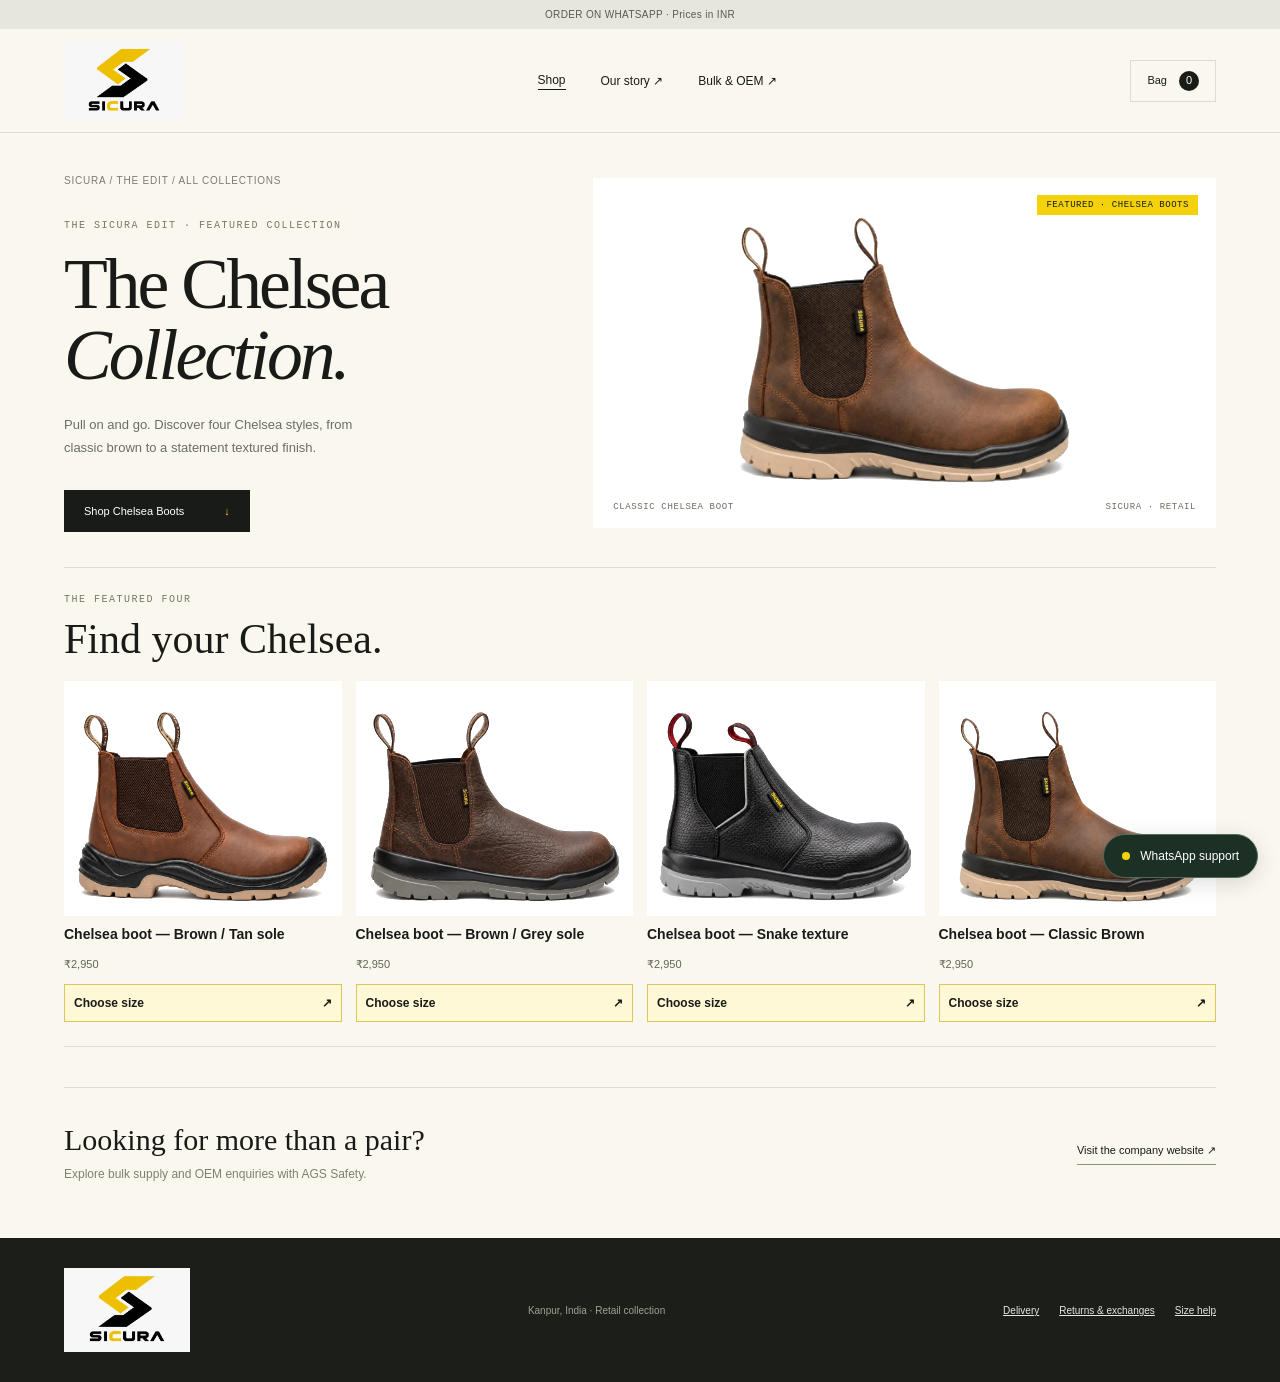
<file: retail/index.html>
<!DOCTYPE html><html lang="en"><head><meta charset="UTF-8"><meta name="viewport" content="width=device-width,initial-scale=1"><title>The SICURA Edit | Chelsea Boots</title><style>
:root{--ink:#191b18;--paper:#f4f3ee;--muted:#777971;--line:#dbdcd4;--yellow:#f4d20b}*{box-sizing:border-box}body{margin:0;background:var(--paper);color:var(--ink);font:14px/1.5 Arial,Helvetica,sans-serif}button,input,select{font:inherit}button,a{-webkit-tap-highlight-color:transparent}button{cursor:pointer}button:focus-visible,a:focus-visible,input:focus-visible,select:focus-visible{outline:2px solid #a08000;outline-offset:4px}a{color:inherit;text-decoration:none}button{color:inherit}button:disabled{cursor:not-allowed}.demo{padding:7px 20px;background:#e6e5de;text-align:center;font-size:10px;letter-spacing:.035em;color:#575b51}.nav{height:86px;display:flex;align-items:center;justify-content:space-between;padding:0 5%;border-bottom:1px solid var(--line);background:var(--paper);position:relative;z-index:10}.brand{font-size:30px;font-weight:800;letter-spacing:-1.7px;line-height:1}.brand small{display:block;font-size:8px;letter-spacing:2.5px;font-weight:500;margin-top:8px}.navlinks{display:flex;align-items:center;gap:35px;font-size:12px}.navlinks button{border:0;background:none;padding:14px 0;font-size:12px}.navlinks .active{border-bottom:1px solid #181b18}.bagbtn{display:flex;gap:12px;align-items:center;border:1px solid var(--line);background:transparent;padding:10px 16px;font-size:11px}.bagbtn span{background:var(--ink);color:white;border-radius:50%;width:20px;height:20px;display:grid;place-items:center}.wrap{max-width:1500px;margin:auto;padding:0 5%}.hero{padding:40px 0 35px;display:grid;grid-template-columns:1fr 1.3fr;gap:50px;align-items:center;border-bottom:1px solid var(--line)}.crumb{font-size:10px;color:#797c71;letter-spacing:.08em;margin-bottom:30px}.eyebrow{font:10px/1.5 monospace;letter-spacing:.15em;text-transform:uppercase;color:#74796b}h1{font:400 clamp(48px,5.6vw,85px)/.99 Georgia,'Times New Roman',serif;letter-spacing:-3px;margin:16px 0 22px}h1 em{font-weight:400}.intro{max-width:330px;color:#6a6e64;font-size:13px;line-height:1.8}.hero-cta{display:inline-flex;align-items:center;gap:40px;background:var(--ink);color:#fff;padding:13px 20px;font-size:11px;margin-top:17px}.hero-cta span{color:var(--yellow)}.hero-photo{height:350px;position:relative;background:#ecece7;overflow:hidden;display:flex;align-items:center;justify-content:center}.hero-photo img{width:100%;height:100%;object-fit:contain;mix-blend-mode:multiply;padding:17px 15px}.hero-caption{position:absolute;left:20px;bottom:16px;right:20px;display:flex;justify-content:space-between;font:9px monospace;letter-spacing:.07em;color:#686f5e}.hero-tag{position:absolute;right:18px;top:17px;background:var(--yellow);padding:5px 9px;font:9px monospace;letter-spacing:.06em}.collectionbar{display:flex;align-items:center;justify-content:space-between;padding:28px 0 24px;gap:20px}.collectionbar h2{font:400 28px Georgia,serif;margin:0;letter-spacing:-.6px}.collectionbar h2 small{font:10px Arial;color:#85897b;margin-left:12px;letter-spacing:0}.tools{display:flex;gap:10px}.outlinebtn{padding:10px 14px;border:1px solid #c9ccbe;background:transparent;font-size:11px;display:flex;gap:27px;align-items:center}.outlinebtn svg{width:13px;height:13px}.filterline{display:flex;gap:8px;margin-bottom:25px;align-items:center}.chip{border:1px solid var(--line);border-radius:30px;padding:7px 14px;font-size:10px;background:none}.chip.selected{color:#fff;background:var(--ink);border-color:var(--ink)}.filterline p{margin:0 0 0 auto;color:#85897c;font:9px/1.4 monospace}.grid{display:grid;grid-template-columns:repeat(4,minmax(0,1fr));gap:30px 20px}.product{min-width:0}.productphoto{display:block;position:relative;width:100%;border:0;background:#e9eae4;padding:0;aspect-ratio:1.12;overflow:hidden}.productphoto img{display:block;width:100%;height:100%;object-fit:contain;mix-blend-mode:multiply;transition:transform .3s;padding:8px}.productphoto:hover img{transform:scale(1.04)}.productphoto .n{position:absolute;top:12px;left:13px;color:#818675;font:9px monospace;z-index:1}.quick{position:absolute;right:11px;bottom:11px;border-radius:50%;width:29px;height:29px;display:grid;place-items:center;background:var(--paper);font-size:21px;font-weight:300}.pmeta{display:flex;justify-content:space-between;gap:10px;margin:14px 0 5px}.pname{padding:0;border:0;background:none;text-align:left;font-size:13px}.pnum{font:9px monospace;color:#7f8573;white-space:nowrap}.pcol{font-size:10px;color:#7b8072;margin:0 0 10px}.price{font-size:11px;color:#5f6856}.swatches{display:flex;gap:6px;margin:10px 0}.swatch{padding:3px;width:18px;height:18px;border-radius:50%;border:1px solid transparent;background:transparent;display:grid;place-items:center}.swatch i{width:10px;height:10px;border-radius:50%;display:block;border:1px solid #0002}.swatch.on{border-color:#686d60}.coming{padding:70px 25px;border:1px solid var(--line);text-align:center;grid-column:1/-1}.coming h3{font:32px Georgia,serif;margin:0 0 15px}.coming p{color:#7b8072;font-size:13px}.range-note{font:10px/1.8 monospace;color:#818677;margin:35px 0 55px;padding-top:20px;border-top:1px solid var(--line)}.split{padding:35px 0 55px;border-top:1px solid var(--line);display:flex;gap:30px;align-items:center;justify-content:space-between}.split h3{font:30px Georgia,serif;font-weight:400;margin:0 0 8px}.split p{font-size:12px;color:#7c8272;margin:0}.split a{font-size:11px;border-bottom:1px solid #8c9282;padding-bottom:6px}.footer{padding:30px 5%;background:#1c1f19;color:#e6e8de;display:flex;align-items:center;justify-content:space-between;gap:25px}.footer p{font-size:10px;color:#9ca38f}.footlinks{display:flex;gap:20px;font-size:10px}.overlay{position:fixed;inset:0;background:#1118;z-index:40;display:none;align-items:center;justify-content:center;padding:24px;backdrop-filter:blur(3px)}.overlay.open{display:flex}.dialog{position:relative;background:var(--paper);width:650px;max-height:90dvh;overflow:auto;padding:38px;border:0}.close{position:absolute;right:17px;top:13px;width:32px;height:32px;border:0;background:transparent;font-size:24px;z-index:5}.dialog h2{font:38px Georgia,serif;font-weight:400;margin:6px 0 12px;letter-spacing:-1px}.dialog .lede{color:#7d8374;font-size:12px;margin:0 0 25px;line-height:1.8}.collectionoption{padding:20px 0;border:0;border-top:1px solid var(--line);background:none;width:100%;text-align:left;display:flex;justify-content:space-between;align-items:center;font:24px Georgia,serif}.collectionoption small{font:10px Arial;color:#7b8272}.collectionoption em{font:10px monospace;margin-left:12px;color:#7f856e}.collectionoption:hover{color:#827000}.productdialog{width:950px;padding:0;display:grid;grid-template-columns:1.12fr 1fr}.detailimg{background:#e7e8e1;min-height:520px;display:flex;align-items:center;position:relative}.detailimg img{width:100%;height:100%;max-height:600px;object-fit:contain;mix-blend-mode:multiply;padding:18px}.zoomtip{position:absolute;bottom:20px;text-align:center;width:100%;font:9px monospace;color:#7e8573}.detailcopy{padding:46px 30px 30px}.detailcopy h2{font-size:34px}.detailcopy .price{display:block;margin:16px 0}.labelrow{display:flex;justify-content:space-between;font-size:10px;margin:25px 0 10px}.textlink{border:0;background:none;padding:0;text-decoration:underline;font-size:10px}.sizes{display:flex;gap:6px;flex-wrap:wrap}.size{width:38px;height:36px;border:1px solid #cdd0c3;background:transparent;font-size:11px}.size.on{background:var(--ink);color:#fff;border-color:var(--ink)}.size[disabled]{color:#acb1a2;text-decoration:line-through}.primary{width:100%;padding:14px 15px;border:1px solid var(--ink);color:white;background:var(--ink);font-size:11px;display:flex;justify-content:space-between;align-items:center;margin-top:22px}.primary span{color:var(--yellow)}.subtle{font-size:10px;color:#838a78;line-height:1.7}.error{color:#a13e25;min-height:17px;font-size:11px;margin:12px 0 0}.specrow{border-top:1px solid var(--line);padding:14px 0;font-size:11px}.specrow summary{cursor:pointer}.specrow p{color:#7d8572;line-height:1.8}.drawer{align-items:stretch;justify-content:flex-end;padding:0}.drawer .dialog{width:450px;max-height:100dvh;padding:35px 28px;display:flex;flex-direction:column}.drawer h2{font-size:32px;margin-bottom:25px}.bagitems{flex:1;overflow:auto}.bagitem{display:grid;grid-template-columns:95px 1fr;gap:16px;padding:20px 0;border-bottom:1px solid var(--line)}.bagitem img{width:95px;height:100px;object-fit:contain;background:#e7e8e1;mix-blend-mode:multiply}.bagitem h3{font-size:12px;margin:0 0 5px;font-weight:400}.bagitem p{color:#808773;font-size:10px;margin:5px 0}.quantity{display:inline-flex;align-items:center;border:1px solid #cbd0be;margin:8px 0}.quantity button{border:0;background:none;width:28px;height:26px}.quantity span{font-size:10px;min-width:25px;text-align:center}.remove{border:0;background:none;text-decoration:underline;font-size:9px;color:#7b826e;float:right;margin-top:16px}.bagbottom{border-top:1px solid var(--line);padding-top:20px}.bagbottom .row{display:flex;justify-content:space-between;font-size:11px}.emptybag{padding:70px 0;text-align:center;color:#7c846f;font-size:13px}.checkoutsteps{display:flex;gap:16px;font:10px monospace;color:#868d7a;margin:20px 0}.checkoutsteps b{color:#1d2518}.fakeinput{padding:14px;border:1px solid #ccd2bf;margin:10px 0;font-size:11px;color:#8a917e}.summarybox{background:#e9ece2;padding:18px;font-size:12px;margin:20px 0}.summarybox p{display:flex;justify-content:space-between;font-size:10px;color:#7c856d}.tag{display:inline-block;background:#ece3b8;color:#72631b;padding:5px 9px;font:9px monospace}.toast{position:fixed;bottom:25px;left:50%;transform:translateX(-50%);padding:13px 20px;background:#1e2718;color:#eee;font-size:12px;z-index:70;box-shadow:0 4px 20px #0003}.toast:empty{display:none}.hidden{display:none!important}@media(max-width:950px){.grid{grid-template-columns:repeat(3,minmax(0,1fr))}.hero{gap:25px}.navlinks{gap:18px}.hero-photo{height:320px}.hero-caption{font-size:8px}.productdialog{grid-template-columns:1fr 1fr}.detailcopy{padding:42px 24px 25px}}@media(max-width:640px){.demo{font-size:8px;padding:8px 12px}.nav{height:71px;padding:0 5%}.brand{font-size:25px}.brand small{font-size:6px}.navlinks{display:none}.bagbtn{padding:7px 10px;font-size:10px}.wrap{padding:0 5%}.hero{display:flex;flex-direction:column;gap:25px;padding:24px 0}.hero>div:first-child{width:100%}.crumb{margin-bottom:22px;font-size:8px}.eyebrow{font-size:9px}h1{font-size:51px;letter-spacing:-2px;max-width:330px;margin:12px 0 16px}.intro{font-size:12px;max-width:310px}.hero-cta{margin-top:10px;padding:11px 16px}.hero-photo{width:100%;height:270px}.collectionbar{padding:24px 0 18px;gap:10px}.collectionbar h2{font-size:24px}.collectionbar h2 small{font-size:9px;display:block;margin:4px 0 0}.tools{gap:6px}.outlinebtn{padding:9px 10px;gap:15px;font-size:10px}.filterline{gap:5px;flex-wrap:wrap;margin-bottom:18px}.chip{font-size:9px;padding:6px 10px}.filterline p{display:none}.grid{grid-template-columns:repeat(2,minmax(0,1fr));gap:24px 12px}.productphoto{aspect-ratio:.95}.productphoto img{padding:3px}.pmeta{display:block}.pname{font-size:11px;line-height:1.5}.pnum{display:none}.pcol,.price{font-size:9px}.range-note{font-size:9px;margin-bottom:30px}.split{align-items:flex-start;flex-direction:column;gap:20px;padding:25px 0 35px}.split h3{font-size:25px}.footer{align-items:flex-start;flex-direction:column;padding:28px 5%;gap:15px}.footer .brand{font-size:24px}.footlinks{font-size:9px;gap:18px}.dialog{padding:30px 22px}.dialog h2{font-size:31px}.overlay{padding:12px}.productdialog{display:block;padding:0}.detailimg{min-height:0;height:290px}.detailimg img{height:290px}.detailcopy{padding:25px 22px}.detailcopy h2{font-size:28px;max-width:260px}.drawer{padding:0}.drawer .dialog{width:100%;padding:32px 22px}.size{width:37px}.close{background:var(--paper);border-radius:50%;right:10px;top:10px}}@media(prefers-reduced-motion:reduce){*{scroll-behavior:auto!important;transition:none!important}}
.logo-brand{display:flex;align-items:center;flex-shrink:0}.logo-brand img{display:block;width:120px;height:80px;object-fit:contain}.nav{height:104px}.footer .logo-brand img{width:126px;height:84px}@media(max-width:640px){.nav{height:86px}.logo-brand img{width:100px;height:67px}.footer .logo-brand img{width:112px;height:75px}}

.range-tabs{display:flex;gap:8px;margin:0 0 22px;flex-wrap:wrap}.range-tab{border:1px solid #c9ccbe;border-radius:2px;background:transparent;padding:11px 17px;font-size:12px;display:flex;gap:12px;align-items:center}.range-tab small{font:10px monospace;opacity:.65}.range-tab.selected{background:var(--ink);color:#fff;border-color:var(--ink)}.productphoto,.detailimg,.hero-photo{background:#fff}.productphoto img,.detailimg img,.hero-photo img{mix-blend-mode:normal}.productphoto img{padding:20px 12px 14px}.productphoto .n{font-size:8px;top:9px;left:10px}.hero-photo img{padding:24px}.primary:disabled{opacity:.45}.detailimg img{max-height:600px}@media(max-width:640px){.range-tab{font-size:11px;padding:9px 11px;gap:8px}.productphoto .n{font-size:7px}.productphoto img{padding:22px 7px 13px}.hero-caption{background:#ffffffd9;padding:4px}.range-tabs{gap:6px}.collectionbar h2{font-size:23px}}

.shoe-photo{display:block;width:100%;height:100%;overflow:hidden;flex-shrink:0}
.productphoto{aspect-ratio:1.18}.productphoto .shoe-photo{padding:25px 7px 9px;transition:transform .25s}
.productphoto:hover .shoe-photo{transform:scale(1.015)}
.detailimg .shoe-photo{height:520px;max-height:600px;padding:22px 12px 32px}
.hero-photo .shoe-photo{padding:32px 12px 38px}
.bagitem .shoe-photo{width:95px;height:100px;background:#fff;padding:3px}
@media(max-width:640px){.productphoto{aspect-ratio:1.12}.productphoto .shoe-photo{padding:22px 5px 8px}.detailimg .shoe-photo{height:290px;padding:15px 10px 26px}.hero-photo .shoe-photo{padding:28px 7px 36px}}

.purchase-row{display:flex;justify-content:space-between;align-items:center;gap:16px;margin:20px 0 4px;font-size:12px}.product-quantity{margin:0}.quantity input{width:48px;text-align:center;border:0;background:transparent;color:inherit;font:inherit;appearance:textfield}.quantity input::-webkit-inner-spin-button{appearance:none}.quantity button{width:40px;height:40px}.quantity button:disabled{opacity:.35}.selection-total{display:flex;justify-content:space-between;gap:12px;font-size:12px;margin-top:12px}.support-launch{position:fixed;right:22px;bottom:22px;z-index:30;display:flex;gap:10px;align-items:center;background:#1c3026;color:#fff;border:1px solid #526c59;border-radius:30px;padding:12px 18px;box-shadow:0 5px 22px #0002;font-size:12px}.support-launch .support-dot{width:8px;height:8px;background:#f4d20b;border-radius:50%}.support-dialog{max-width:460px}.support-dialog label{display:block;font-size:12px;margin:18px 0 8px}.support-dialog select{width:100%;padding:12px;border:1px solid var(--line);background:var(--paper);color:var(--ink)}.support-context{font-size:12px;padding:14px;background:#e7e9df;line-height:1.7}.support-context:empty{display:none}.support-note{font-size:12px;color:#626b5c;line-height:1.7}.support-detail{margin-top:16px;font-size:12px}.quantity input:focus-visible{outline:2px solid #a08000;outline-offset:1px}@media(pointer:coarse){.quantity button{width:44px;height:44px}.support-launch{min-height:44px}}

/* Use the same paper surface throughout; white photo backdrops blend into it. */
.productphoto,.hero-photo,.detailimg,.bagitem .shoe-photo{background:var(--paper)}
.productphoto,.hero-photo,.detailimg,.bagitem{isolation:isolate}
.shoe-photo{mix-blend-mode:multiply}
.shoe-photo image{filter:url(#retail-photo-paper)}
.hero-actions{display:flex;align-items:center;gap:16px;flex-wrap:wrap}.hero-actions .hero-cta{border:0}.order-panel{border:1px solid #cadace;background:#f3f9f4;padding:14px;margin-top:16px}.order-panel p{margin:8px 0;color:#3e5143;font-size:13px}.order-panel .whatsapp-primary{background:#11633b;color:#fff;margin:0}.order-panel .whatsapp-primary:hover,.card-order:hover{background:#0c4d2e;color:#fff}.card-order{display:flex;align-items:center;justify-content:space-between;gap:6px;width:100%;margin-top:10px;padding:9px;border:1px solid #afc9b6;background:#eff7f0;color:#124d31;text-align:left;font-weight:700;font-size:12px}

:root{--paper:#faf7ef}.hero-photo,.productphoto,.detailimg{background:#fff}.chelsea-feature{margin:0 0 40px;padding:24px 0;border-bottom:1px solid var(--line)}.chelsea-feature h2{font:clamp(27px,4vw,42px) Georgia,serif;margin:8px 0 18px}.chelsea-grid{display:grid;grid-template-columns:repeat(4,minmax(0,1fr));gap:14px}.chelsea-grid h3{font-size:14px;margin:8px 0}.card-order{background:#fff8d6;border-color:#dbc75a;color:var(--ink)}.card-order:hover{background:var(--yellow);color:var(--ink)}.order-bar{grid-column:1/-1;padding:10px 18px 14px;background:#fff;border-top:1px solid var(--line);z-index:3}.order-bar p{margin:0 0 6px;font-size:12px;font-weight:700}.order-bar .whatsapp-primary{margin:0;background:#11633b;color:#fff}.order-bar .whatsapp-primary:hover{background:#0c4d2e}
@media(max-width:640px){.chelsea-grid{grid-template-columns:repeat(2,minmax(0,1fr))}.productdialog{display:flex;flex-direction:column;overflow:hidden}.productdialog .detailimg{flex-shrink:0}.productdialog .detailcopy{overflow:auto;min-height:0}.productdialog .detailimg{height:clamp(115px,26dvh,220px)}.productdialog .detailimg .shoe-photo{height:100%}.order-bar{flex-shrink:0;padding-bottom:max(12px,env(safe-area-inset-bottom))}}
.order-bar a.primary,#checkout.primary{display:flex;text-decoration:none}.order-bar a.primary{align-items:center;min-height:44px}#checkout:not([href]){display:none}</style></head><body><svg width="0" height="0" aria-hidden="true" style="position:absolute;overflow:hidden"><defs><filter id="retail-photo-paper" color-interpolation-filters="sRGB"><feColorMatrix in="SourceGraphic" type="matrix" values="1 0 0 0 0 1 0 0 0 0 1 0 0 0 0 0 0 0 0 1" result="r"/><feColorMatrix in="SourceGraphic" type="matrix" values="0 1 0 0 0 0 1 0 0 0 0 1 0 0 0 0 0 0 0 1" result="g"/><feColorMatrix in="SourceGraphic" type="matrix" values="0 0 1 0 0 0 0 1 0 0 0 0 1 0 0 0 0 0 0 1" result="b"/><feBlend in="r" in2="g" mode="darken" result="rg"/><feBlend in="rg" in2="b" mode="darken" result="minimum"/><feComponentTransfer in="minimum" result="maskColour"><feFuncR type="table" tableValues="1 1 1 1 1 1 1 1 1 1 1 1 1 1 1 1 1 1 1 1 1 1 1 1 1 1 1 1 1 1 1 1 1 1 1 1 1 1 1 1 1 1 1 1 1 1 1 1 1 1 1 1 1 1 1 1 1 1 1 1 1 1 1 1 1 1 1 1 1 1 1 1 1 1 1 1 1 1 1 1 1 1 1 0.875 0.75 0.625 0.5 0.375 0.25 0.125 0 0 0 0 0 0 0 0 0 0 0"/></feComponentTransfer><feColorMatrix in="maskColour" type="matrix" values="0 0 0 0 1 0 0 0 0 1 0 0 0 0 1 1 0 0 0 0" result="mask"/><feComposite in="SourceGraphic" in2="mask" operator="in"/></filter></defs></svg>
<div class="demo">ORDER ON WHATSAPP · Prices in INR</div>
<header class="nav"><a class="brand logo-brand" href="/" aria-label="SICURA company homepage"><img src="images/style-01.webp" alt="SICURA logo" width="1536" height="1024"></a><nav class="navlinks" aria-label="Retail navigation"><a class="active" href="#chelsea">Shop</a><a href="/#about" target="_blank" rel="noopener">Our story ↗</a><a href="/#oem" target="_blank" rel="noopener">Bulk & OEM ↗</a></nav><button class="bagbtn" id="bagButton" aria-haspopup="dialog">Bag <span id="bagCount">0</span></button></header>
<main class="wrap"><section class="hero"><div><div class="crumb">SICURA / THE EDIT / ALL COLLECTIONS</div><div class="eyebrow">THE SICURA EDIT · FEATURED COLLECTION</div><h1>The Chelsea<br><em>Collection.</em></h1><p class="intro">Pull on and go. Discover four Chelsea styles, from classic brown to a statement textured finish.</p><div class="hero-actions"><a class="hero-cta" href="#chelsea">Shop Chelsea Boots <span aria-hidden="true">↓</span></a></div></div><div class="hero-photo"><svg class="shoe-photo" id="heroPhoto" role="img" aria-label="Brown SICURA classic Chelsea boot" preserveAspectRatio="xMidYMid meet"></svg><span class="hero-tag">FEATURED · CHELSEA BOOTS</span><div class="hero-caption"><span>CLASSIC CHELSEA BOOT</span><span>SICURA · RETAIL</span></div></div></section>
<section class="chelsea-feature" id="chelsea" aria-labelledby="chelseaTitle"><div class="eyebrow">THE FEATURED FOUR</div><h2 id="chelseaTitle">Find your Chelsea.</h2><div class="chelsea-grid" id="chelseaGrid"></div></section>
<section class="split"><div><h3>Looking for more than a pair?</h3><p>Explore bulk supply and OEM enquiries with AGS Safety.</p></div><a href="/#oem" target="_blank" rel="noopener">Visit the company website ↗</a></section></main>
<footer class="footer"><div class="brand logo-brand"><img src="images/style-01.webp" alt="SICURA logo" width="1536" height="1024"></div><p>Kanpur, India · Retail collection</p><div class="footlinks"><button class="textlink" data-info="Ask us on WhatsApp to confirm delivery options for your postcode.">Delivery</button><button class="textlink" data-info="WhatsApp orders are not eligible for returns or exchanges. For eligible Flipkart purchases, request them through Flipkart.">Returns &amp; exchanges</button><button class="textlink" data-info="Chelsea boots: EU 39–46.">Size help</button></div></footer>
<div class="overlay" id="productModal" role="dialog" aria-modal="true" aria-labelledby="productTitle"><div class="dialog productdialog"><button class="close" aria-label="Close product">×</button><div class="detailimg"><svg class="shoe-photo" id="detailPhoto" role="img" preserveAspectRatio="xMidYMid meet"></svg><span class="zoomtip">SICURA · PRODUCT DETAIL</span></div><div class="detailcopy"><div class="eyebrow" id="detailCode"></div><h2 id="productTitle"></h2><span class="price" id="detailPrice"></span><p class="subtle" id="detailCollection"></p><div class="labelrow">Colour <span id="detailColour"></span></div><div class="swatches" id="detailSwatches"></div><div class="labelrow"><span>Select size · EU</span></div><div class="sizes" id="sizes"></div><details class="specrow"><summary>Size guide</summary><p>Chelsea boots: EU 39–46. For the best fit, measure both feet from heel to longest toe while wearing your usual socks. If you are between sizes, share the longer measurement with us on WhatsApp before ordering.</p></details><p class="error" id="sizeError" tabindex="-1" aria-live="polite"></p><div class="labelrow"><label for="toeCap">Toe-cap preference</label></div><select class="outlinebtn" id="toeCap" aria-describedby="toeCapNote" style="width:100%"><option value="Composite toe cap" selected>Composite toe cap (preferred)</option><option value="Steel toe cap">Steel toe cap (by request)</option><option value="">No preference</option></select><p class="subtle" id="toeCapNote">Composite is the default request. We’ll confirm availability and price for your selected style on WhatsApp.</p><div class="purchase-row"><label for="productQty">Quantity · pairs</label><div class="quantity product-quantity"><button type="button" id="qtyMinus" aria-label="Decrease quantity" disabled>−</button><input id="productQty" type="number" min="1" max="99" step="1" value="1" inputmode="numeric" aria-label="Quantity of pairs"><button type="button" id="qtyPlus" aria-label="Increase quantity">+</button></div></div><div class="selection-total"><span>Selection total</span><output id="selectionTotal" aria-live="polite"></output></div><aside class="order-panel"><p>We’ll confirm stock, delivery and payment details in WhatsApp. Online checkout is currently unavailable.</p><button type="button" class="textlink" id="addBag">Add to bag <span aria-hidden="true">+</span></button>

<details class="specrow"><summary>Exchanges &amp; returns</summary><p>WhatsApp orders are not eligible for returns or exchanges. For eligible orders placed on Flipkart, request a return or exchange through Flipkart under the policy shown on your order.</p></details></aside><p class="subtle" id="detailAvailability"></p><button class="textlink support-detail" id="productSupport">Need help? Ask on WhatsApp ↗</button><details class="specrow"><summary>Article details</summary><p id="articleDetails"></p></details></div><div class="order-bar"><p id="orderSelection" aria-live="polite"></p><a class="primary whatsapp-primary" id="orderDirect" href="#sizes">Order on WhatsApp <span aria-hidden="true">↗</span></a></div></div></div>
<div class="overlay drawer" id="bagModal" role="dialog" aria-modal="true" aria-labelledby="bagTitle"><div class="dialog"><button class="close" aria-label="Close bag">×</button><div class="eyebrow">YOUR SELECTION</div><h2 id="bagTitle">Shopping bag.</h2><div class="bagitems" id="bagItems"></div><div class="bagbottom"><div class="row"><span>Subtotal</span><span id="subtotal">₹0</span></div><p class="subtle">Our team will confirm stock, delivery charges and payment details on WhatsApp.</p><a class="primary" id="checkout" href="#sizes">Order on WhatsApp <span>↗</span></a><button class="textlink" id="keepBrowsing" style="margin-top:18px">Continue exploring</button></div></div></div>

<button class="support-launch" id="supportLaunch" aria-haspopup="dialog"><span class="support-dot" aria-hidden="true"></span>WhatsApp support</button>
<div class="overlay" id="supportModal" role="dialog" aria-modal="true" aria-labelledby="supportTitle"><div class="dialog support-dialog"><button class="close" aria-label="Close support">×</button><div class="eyebrow">SICURA SUPPORT</div><h2 id="supportTitle">Let’s find your fit.</h2><p class="support-note">Questions about sizing, a style or an order? Continue to WhatsApp to speak with our team.</p><div class="support-context" id="supportContext"></div><label for="supportTopic">What do you need help with?</label><select id="supportTopic"><option>Choosing the right size</option><option>Product information</option><option>Delivery question</option><option>Existing order</option><option>Something else</option></select><a class="primary" id="supportLink" href="https://wa.me/917572031111" target="_blank" rel="noopener">Continue to WhatsApp <span>↗</span></a><p class="support-note">A message will be prepared for you. You choose when to send it in WhatsApp.</p></div></div>
<div class="toast" role="status" aria-live="polite" id="toast"></div>
<script>
const products=[{"code":"C01","name":"Chelsea boot — Brown / Tan sole","collection":"Chelsea","type":"Chelsea boots","sizes":[39,40,41,42,43,44,45,46],"variants":[{"name":"Brown / Tan","colourGroup":"Brown","hex":"#925e3c","image":"images/style-18.webp","file":"1(1).png","frame":{"x":14,"y":81,"w":1240,"h":955,"iw":1254,"ih":1254},"price":2950,"mrp":null,"referenceId":"C01-1","notes":null}]},{"code":"C02","name":"Chelsea boot — Brown / Grey sole","collection":"Chelsea","type":"Chelsea boots","sizes":[39,40,41,42,43,44,45,46],"variants":[{"name":"Dark Brown / Grey","colourGroup":"Brown","hex":"#604637","image":"images/style-19.webp","file":"18.jpg","frame":{"x":0,"y":66,"w":1254,"h":971,"iw":1254,"ih":1254},"price":2950,"mrp":null,"referenceId":"C02-1","notes":null}]},{"code":"C03","name":"Chelsea boot — Snake texture","collection":"Chelsea","type":"Chelsea boots","sizes":[39,40,41,42,43,44,45,46],"variants":[{"name":"Black / Grey","colourGroup":"Black","hex":"#242424","image":"images/style-20.webp","file":"ags snake leather shoe  - Copy (2).png","frame":{"x":31,"y":143,"w":1207,"h":915,"iw":1254,"ih":1254},"price":2950,"mrp":null,"referenceId":"C03-1","notes":null}]},{"code":"C04","name":"Chelsea boot — Classic Brown","collection":"Chelsea","type":"Chelsea boots","sizes":[39,40,41,42,43,44,45,46],"variants":[{"name":"Brown / Beige","colourGroup":"Brown","hex":"#925e3c","image":"images/style-21.webp","file":"classic boot.png","frame":{"x":50,"y":143,"w":1180,"h":957,"iw":1254,"ih":1254},"price":2950,"mrp":null,"referenceId":"C04-1","notes":null}]}];const money=n=>new Intl.NumberFormat('en-IN',{style:'currency',currency:'INR',maximumFractionDigits:0}).format(n);
let chosen={},active=null,size=null,bag=[],lastFocus=null,toastTimer;const $=s=>document.querySelector(s),$$=s=>[...document.querySelectorAll(s)];setPhoto($('#heroPhoto'),products.find(p=>p.code==='C04').variants[0],'Brown SICURA classic Chelsea boot');

function photoContent(v){const f=v.frame;return '<image width="'+f.iw+'" height="'+f.ih+'" href="'+v.image+'"/>'}
function frameBox(v){const f=v.frame;return [f.x,f.y,f.w,f.h].join(' ')}
function photoMarkup(v,label){return '<svg class="shoe-photo" role="img" aria-label="'+label+'" viewBox="'+frameBox(v)+'" preserveAspectRatio="xMidYMid meet">'+photoContent(v)+'</svg>'}
function setPhoto(el,v,label){el.setAttribute('viewBox',frameBox(v));el.setAttribute('aria-label',label);el.innerHTML=photoContent(v)}

function notify(text){$('#toast').textContent=text;clearTimeout(toastTimer);toastTimer=setTimeout(()=>$('#toast').textContent='',3500)}
function open(id){const previous=$('.overlay.open');if(!previous)lastFocus=document.activeElement;$$('.overlay.open').forEach(x=>x.classList.remove('open'));$('#'+id).classList.add('open');document.body.style.overflow='hidden';$('#'+id+' .close').focus()}
function close(){const d=$('.overlay.open');if(!d)return;d.classList.remove('open');document.body.style.overflow='';if(lastFocus?.isConnected)lastFocus.focus()}
$$('.close').forEach(x=>x.onclick=close);$$('[data-open]').forEach(x=>x.onclick=()=>open(x.dataset.open));$$('.overlay').forEach(x=>x.onclick=e=>{if(e.target===x)close()});document.addEventListener('keydown',e=>{if(e.key==='Escape')close();if(e.key==='Tab'&&$('.overlay.open')){const a=[...$('.overlay.open').querySelectorAll('button:not(:disabled),a[href],select,input')].filter(x=>x.getClientRects().length);if(!a.length)return;const first=a[0],last=a[a.length-1];if(e.shiftKey&&document.activeElement===first){e.preventDefault();last.focus()}else if(!e.shiftKey&&document.activeElement===last){e.preventDefault();first.focus()}}});
$('#chelseaGrid').innerHTML=products.filter(p=>p.collection==='Chelsea').map(p=>{const v=p.variants[0];return '<article class="product"><button class="productphoto" type="button" data-feature="'+p.code+'" aria-label="View '+p.name+'">'+photoMarkup(v,p.name)+'</button><h3>'+p.name+'</h3><span class="price">'+money(v.price)+'</span><button type="button" class="card-order" data-feature="'+p.code+'">Choose size <span aria-hidden="true">↗</span></button></article>'}).join('');
$$('[data-feature]').forEach(b=>b.onclick=()=>{chosen[b.dataset.feature]=0;showProduct(b.dataset.feature)});
function showProduct(code){$('#toeCap').value='Composite toe cap';$('#productQty').value=1;active=products.find(p=>p.code===code);size=null;$('#sizeError').textContent='';$('#productTitle').textContent=active.name;$('#detailCode').textContent=active.collection.toUpperCase()+' / ARTICLE '+active.code;$('#detailCollection').textContent=active.collection+' collection';$('#detailAvailability').textContent=active.collection+' sizes: EU '+active.sizes[0]+'–'+active.sizes[active.sizes.length-1]+'. Price per pair, inclusive of applicable tax.';$('#addBag').disabled=!active.sizes.length;$('#addBag').innerHTML=active.sizes.length?'Add to bag <span>+</span>':'Sizes to be confirmed';$('#sizes').innerHTML=active.sizes.length?active.sizes.map(n=>'<button class="size" data-size="'+n+'" aria-pressed="false">'+n+'</button>').join(''):'<p class="subtle">Size range to be confirmed.</p>';$$('[data-size]').forEach(b=>b.onclick=()=>{size=+b.dataset.size;updateQuantity();$('#sizeError').textContent='';$$('[data-size]').forEach(x=>{x.classList.toggle('on',x===b);x.setAttribute('aria-pressed',String(x===b))})});renderDetail();open('productModal')}
function renderDetail(){let vi=chosen[active.code]||0,v=active.variants[vi];setPhoto($('#detailPhoto'),v,v.name+' '+active.name);$('#detailColour').textContent=v.name;$('#detailPrice').textContent=money(v.price)+' / pair';updateQuantity();$('#detailSwatches').innerHTML=active.variants.map((v,i)=>'<button class="swatch '+(i===vi?'on':'')+'" data-detail="'+i+'" aria-label="Select '+v.name+'" aria-pressed="'+(i===vi)+'"><i style="background:'+v.hex+'"></i></button>').join('');$$('[data-detail]').forEach(b=>b.onclick=()=>{chosen[active.code]=+b.dataset.detail;renderDetail()});$('#articleDetails').textContent=active.collection+' collection · '+active.type+' · '+v.name+'. Price per pair: '+money(v.price)+'.'}
$$('[data-info]').forEach(b=>b.onclick=()=>notify(b.dataset.info));
$('#addBag').onclick=()=>{if(!size){$('#sizeError').textContent='Please choose a size first.';return}let vi=chosen[active.code]||0,toeCap=$('#toeCap').value,key=active.code+'-'+vi+'-'+size+'-'+toeCap,item=bag.find(x=>x.key===key);const qty=updateQuantity();if(item)item.qty+=qty;else bag.push({key,code:active.code,vi,size,qty,toeCap});renderBag();open('bagModal')};function renderBag(){$('#bagCount').textContent=bag.reduce((n,x)=>n+x.qty,0);if(bag.length)$('#checkout').href=orderUrl(bag);else $('#checkout').removeAttribute('href');$('#subtotal').textContent=money(bag.reduce((total,item)=>total+products.find(p=>p.code===item.code).variants[item.vi].price*item.qty,0));$('#bagItems').innerHTML=bag.length?bag.map(x=>{const p=products.find(p=>p.code===x.code),v=p.variants[x.vi];return '<div class="bagitem">'+photoMarkup(v,v.name+' '+p.name)+'<div><h3>'+p.name+'</h3><p>'+v.name+' / EU '+x.size+(x.toeCap?' / '+x.toeCap:'')+'</p><p>'+money(v.price)+' / pair</p><div class="quantity"><button data-change="-1" data-key="'+x.key+'" aria-label="Decrease quantity of '+p.name+'">−</button><span aria-live="polite">'+x.qty+'</span><button data-change="1" data-key="'+x.key+'" aria-label="Increase quantity of '+p.name+'">+</button></div><button class="remove" data-remove="'+x.key+'">Remove</button></div></div>'}).join(''):'<div class="emptybag">Your bag is waiting.<br><br>Choose a style and size to begin.</div>';$$('[data-change]').forEach(b=>b.onclick=()=>{let x=bag.find(x=>x.key===b.dataset.key);x.qty+=+b.dataset.change;if(x.qty<=0)bag=bag.filter(i=>i!==x);renderBag()});$$('[data-remove]').forEach(b=>b.onclick=()=>{bag=bag.filter(x=>x.key!==b.dataset.remove);renderBag()})}
$('#bagButton').onclick=()=>{renderBag();open('bagModal')};$('#keepBrowsing').onclick=close;function orderUrl(items){
 const lines=items.map(x=>{
  const p=products.find(p=>p.code===x.code),v=p.variants[x.vi];
  return `https://sicura.in/retail/${v.image}\nSize: EU ${x.size}\nToe cap requested: ${x.toeCap||"No preference"}\n${p.name} (${p.code}) · ${v.name}\nQuantity: ${x.qty} pair(s) × ${money(v.price)}`;
 });
 const subtotal=items.reduce((sum,x)=>sum+products.find(p=>p.code===x.code).variants[x.vi].price*x.qty,0);
 const message=['Hello SICURA, I’d like to order:','',lines.join('\n\n'),'','Product subtotal: '+money(subtotal),'Delivery PIN code: [enter your 6-digit PIN code]','Please confirm availability, delivery charges and payment options.'].join('\n');
 return 'https://wa.me/917572031111?text='+encodeURIComponent(message);
}
function syncOrderLink(qty){
 const link=$('#orderDirect');
 if(!active || !size){link.setAttribute('href','#sizes');return}
 link.href=orderUrl([{code:active.code,vi:chosen[active.code]||0,size,qty,toeCap:$('#toeCap').value}]);
}
$('#orderDirect').onclick=e=>{
 if(size)return;
 e.preventDefault();
 $('#sizeError').textContent='Please choose a size before ordering.';
 $('#orderSelection').textContent='Please choose a size to continue.';
 $('#sizes button')?.focus();
};
renderBag();

function updateQuantity(){const input=$('#productQty');const qty=Math.min(99,Math.max(1,Math.trunc(Number(input.value)||1)));input.value=qty;$('#qtyMinus').disabled=qty===1;$('#qtyPlus').disabled=qty===99;if(active){const total=money(active.variants[chosen[active.code]||0].price*qty);$('#selectionTotal').textContent=total;$('#orderSelection').textContent=total+' · '+(size?'EU '+size:'Choose a size')+' · '+($('#toeCap').value||'No toe-cap preference');syncOrderLink(qty);}return qty}
$('#qtyMinus').onclick=()=>{$('#productQty').value=Number($('#productQty').value)-1;updateQuantity()};$('#qtyPlus').onclick=()=>{$('#productQty').value=Number($('#productQty').value)+1;updateQuantity()};$('#toeCap').onchange=updateQuantity;$('#productQty').onchange=updateQuantity;$('#productQty').oninput=()=>{if($('#productQty').value!=='')updateQuantity()};
let supportProduct=null;
function updateSupport(){let message='Hello SICURA, I need help with: '+$('#supportTopic').value+'.';if(supportProduct)message+=' Article '+supportProduct.code+' — '+supportProduct.name+', '+supportProduct.colour+(supportProduct.size?', EU '+supportProduct.size:', size not selected')+', '+supportProduct.qty+' pair(s).';$('#supportLink').href='https://wa.me/917572031111?text='+encodeURIComponent(message)}
function showSupport(product){supportProduct=product&&active?{code:active.code,name:active.name,colour:active.variants[chosen[active.code]||0].name,size,qty:updateQuantity()}:null;$('#supportContext').textContent=supportProduct?('Article '+supportProduct.code+' · '+supportProduct.name+' · '+supportProduct.colour+(size?' · EU '+size:'')+' · '+supportProduct.qty+' pair(s)'):'';$('#supportTopic').value='Choosing the right size';updateSupport();open('supportModal')}
$('#supportLaunch').onclick=()=>showSupport(false);$('#productSupport').onclick=()=>showSupport(true);$('#supportTopic').onchange=updateSupport;
</script></body></html>
</file>
